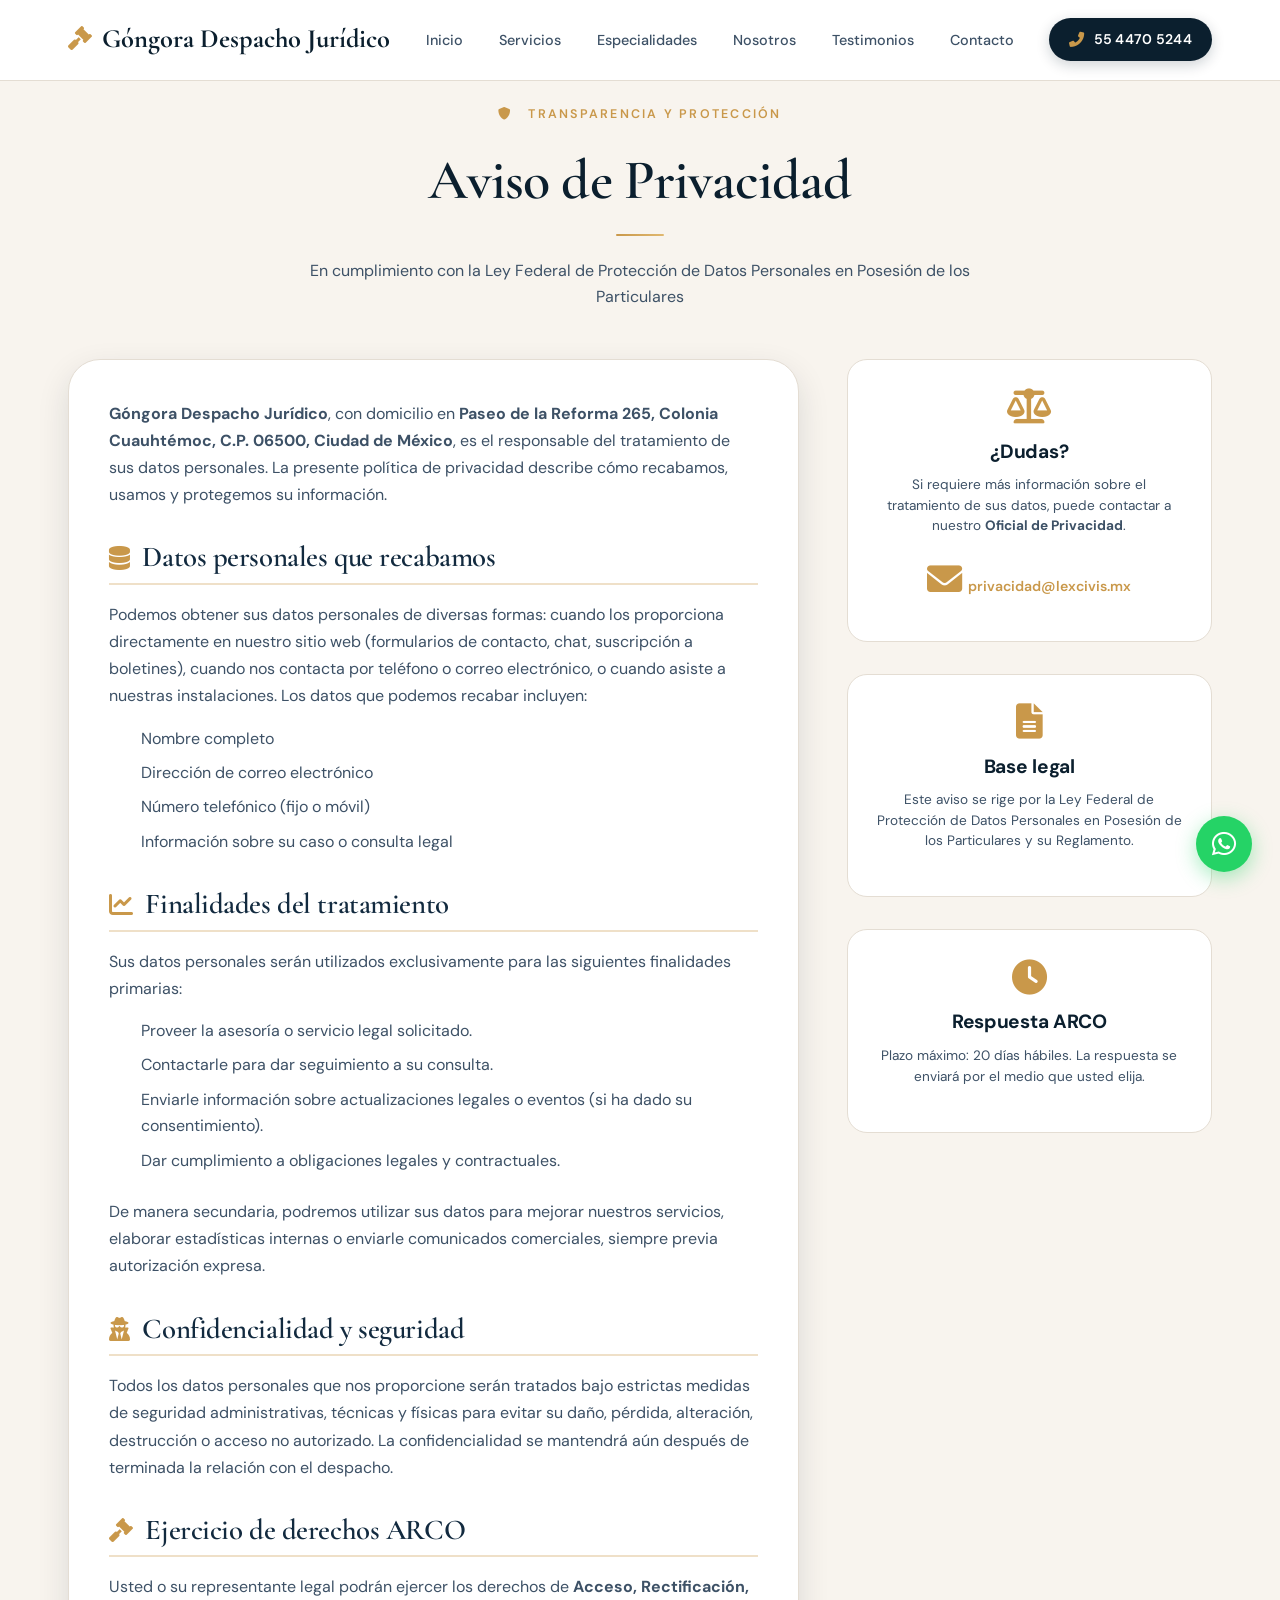
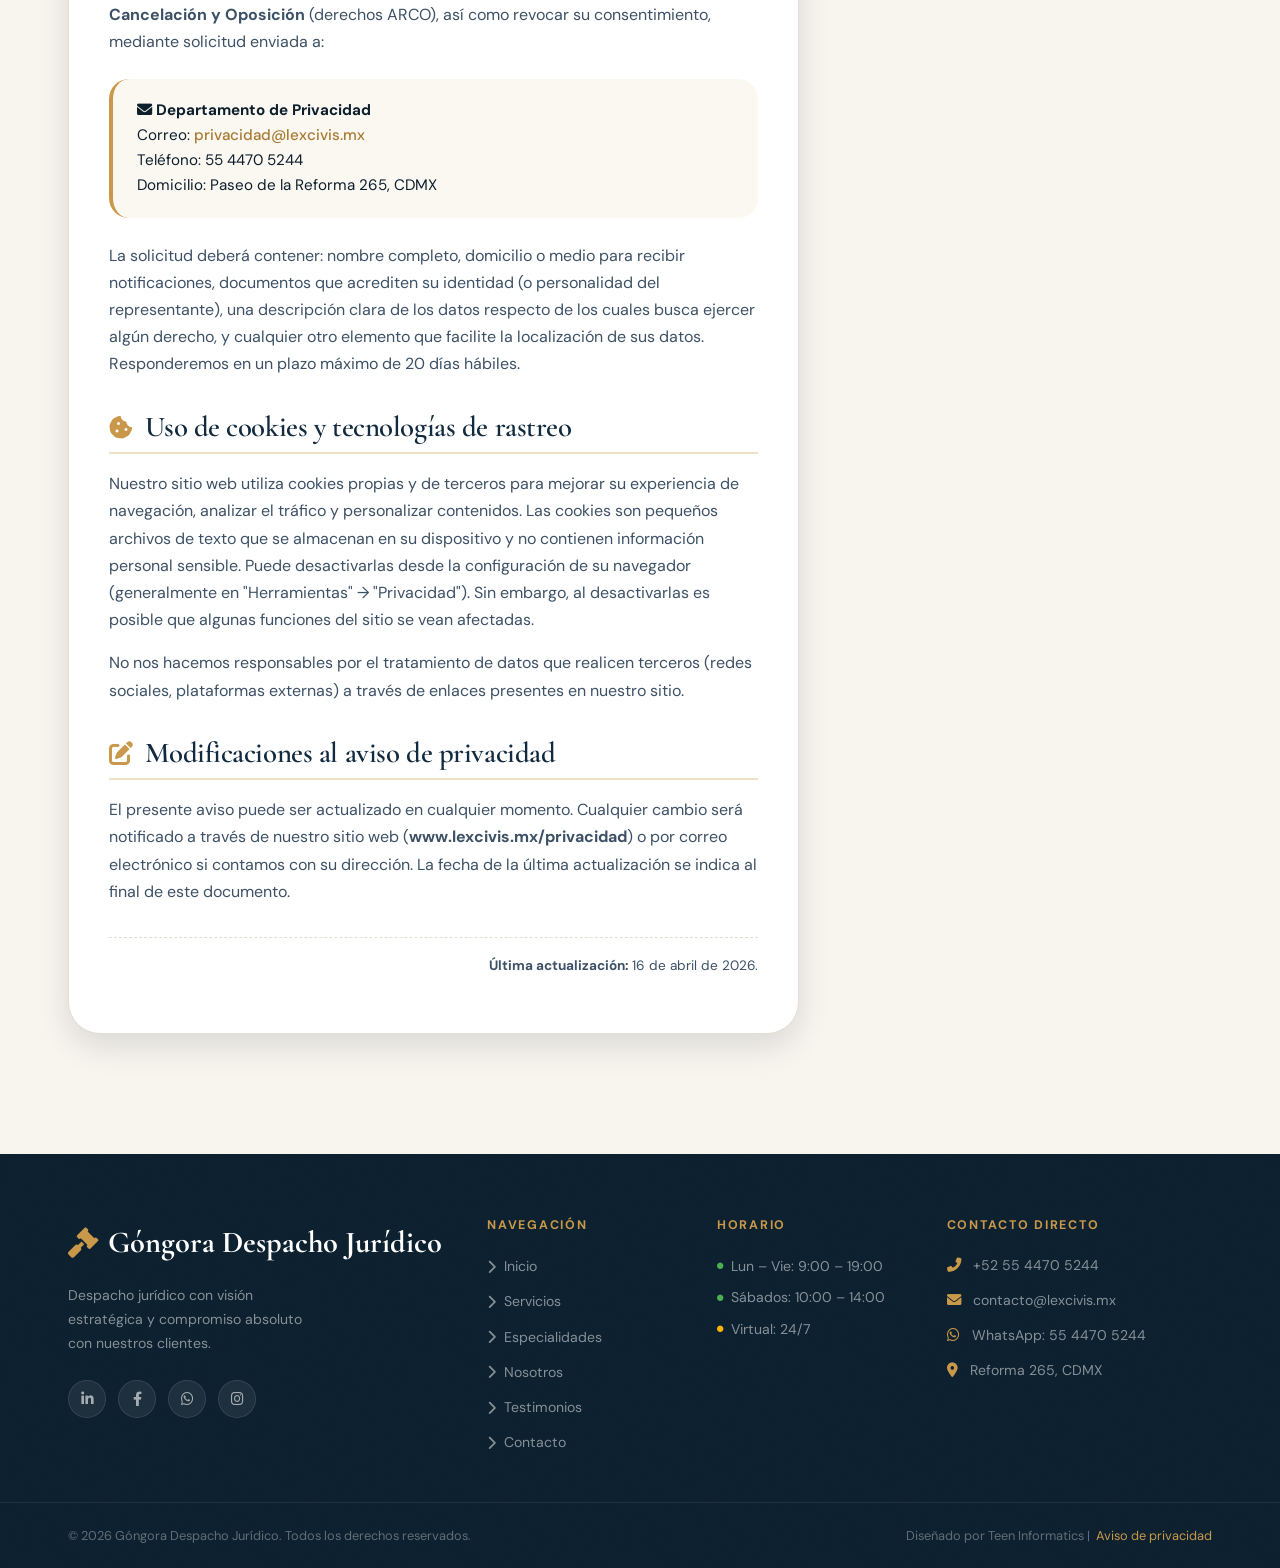
<file: privacidad.html>
<!DOCTYPE html>
<html lang="es">
<head>
  <meta charset="UTF-8">
  <meta name="viewport" content="width=device-width, initial-scale=1.0, viewport-fit=cover">
  <meta name="description" content="Aviso de privacidad de Góngora Despacho Jurídico. Conoce cómo tratamos y protegemos tus datos personales conforme a la ley mexicana.">
  <meta name="robots" content="noindex, follow">
  <title>Aviso de Privacidad | Góngora Despacho Jurídico</title>

  <!-- Mismos recursos que tu index -->
  <link rel="preconnect" href="https://fonts.googleapis.com">
  <link rel="preconnect" href="https://fonts.gstatic.com" crossorigin>
  <link href="https://fonts.googleapis.com/css2?family=Cormorant+Garamond:ital,wght@0,500;0,600;0,700;1,500&family=DM+Sans:ital,opsz,wght@0,9..40,400;0,9..40,500;0,9..40,600;0,9..40,700;1,9..40,400&display=swap" rel="stylesheet">
  <link rel="stylesheet" href="https://cdnjs.cloudflare.com/ajax/libs/font-awesome/6.0.0-beta3/css/all.min.css">
  <link rel="stylesheet" href="styles.css">
</head>
<body>

  <!-- ===================== LOADER (mismo que en index) ===================== -->
  <div id="page-loader" role="status" aria-label="Cargando">
    <p class="loader-logo">Góngora <span>Despacho Jurídico</span></p>
    <div class="loader-bar-wrap"><div class="loader-bar"></div></div>
  </div>

  <!-- ===================== WHATSAPP FLOAT ===================== -->
  <a href="https://wa.me/525544705244?text=Hola%2C%20necesito%20informaci%C3%B3n%20sobre%20el%20aviso%20de%20privacidad" class="whatsapp-float" target="_blank" rel="noopener noreferrer" aria-label="Contactar por WhatsApp">
    <i class="fab fa-whatsapp"></i>
  </a>

  <!-- ===================== SCROLL TOP ===================== -->
  <button id="scrollTopBtn" class="scroll-top-btn" aria-label="Volver arriba"><i class="fas fa-chevron-up"></i></button>

  <!-- ===================== MOBILE OVERLAY & MENU ===================== -->
  <div class="nav-overlay" id="navOverlay"></div>
  <nav class="nav-menu-mobile" id="navMobile" aria-label="Menú principal móvil">
    <a href="index.html#inicio"              class="nav-link">Inicio</a>
    <a href="index.html#servicios"           class="nav-link">Servicios</a>
    <a href="index.html#servicios-detallados" class="nav-link">Especialidades</a>
    <a href="index.html#sobre"               class="nav-link">Nosotros</a>
    <a href="index.html#testimonios"         class="nav-link">Testimonios</a>
    <a href="index.html#contacto"            class="nav-link">Contacto</a>
    <a href="tel:+525544705244" class="phone-link"><i class="fas fa-phone-alt"></i><span>55 4470 5244</span></a>
  </nav>

  <!-- ===================== NAVBAR ===================== -->
  <header class="navbar" id="navbar">
    <div class="container nav-container">
      <a href="index.html" class="logo" aria-label="Góngora inicio">
        <span class="logo-icon"><i class="fas fa-gavel"></i></span>
        <span class="logo-text">Góngora Despacho Jurídico</span>
      </a>
      <nav class="nav-menu" aria-label="Menú principal">
        <ul class="nav-links">
          <li><a href="index.html#inicio"               class="nav-link">Inicio</a></li>
          <li><a href="index.html#servicios"            class="nav-link">Servicios</a></li>
          <li><a href="index.html#servicios-detallados" class="nav-link">Especialidades</a></li>
          <li><a href="index.html#sobre"                class="nav-link">Nosotros</a></li>
          <li><a href="index.html#testimonios"          class="nav-link">Testimonios</a></li>
          <li><a href="index.html#contacto"             class="nav-link">Contacto</a></li>
        </ul>
      </nav>
      <div class="nav-phone">
        <a href="tel:+525544705244" class="phone-link"><i class="fas fa-phone-alt"></i><span>55 4470 5244</span></a>
      </div>
      <button class="hamburger" id="hamburger" aria-label="Abrir menú" aria-expanded="false">
        <span></span><span></span><span></span>
      </button>
    </div>
  </header>

  <main>
    <!-- =================== AVISO DE PRIVACIDAD MEJORADO =================== -->
    <section class="section privacy-section">
      <div class="container">
        <div class="privacy-wrapper">
          <!-- Encabezado -->
          <div class="privacy-header fade-up">
            <span class="section-tag"><i class="fas fa-shield-alt"></i> &nbsp; Transparencia y protección</span>
            <h1>Aviso de Privacidad</h1>
            <div class="divider"></div>
            <p class="privacy-subtitle">En cumplimiento con la Ley Federal de Protección de Datos Personales en Posesión de los Particulares</p>
          </div>

          <div class="privacy-grid">
            <!-- Contenido principal -->
            <div class="privacy-content fade-up">
              <div class="privacy-card">
                <p><strong>Góngora Despacho Jurídico</strong>, con domicilio en <strong>Paseo de la Reforma 265, Colonia Cuauhtémoc, C.P. 06500, Ciudad de México</strong>, es el responsable del tratamiento de sus datos personales. La presente política de privacidad describe cómo recabamos, usamos y protegemos su información.</p>

                <h2><i class="fas fa-database"></i> Datos personales que recabamos</h2>
                <p>Podemos obtener sus datos personales de diversas formas: cuando los proporciona directamente en nuestro sitio web (formularios de contacto, chat, suscripción a boletines), cuando nos contacta por teléfono o correo electrónico, o cuando asiste a nuestras instalaciones. Los datos que podemos recabar incluyen:</p>
                <ul>
                  <li>Nombre completo</li>
                  <li>Dirección de correo electrónico</li>
                  <li>Número telefónico (fijo o móvil)</li>
                  <li>Información sobre su caso o consulta legal</li>
                </ul>

                <h2><i class="fas fa-chart-line"></i> Finalidades del tratamiento</h2>
                <p>Sus datos personales serán utilizados exclusivamente para las siguientes finalidades primarias:</p>
                <ul>
                  <li>Proveer la asesoría o servicio legal solicitado.</li>
                  <li>Contactarle para dar seguimiento a su consulta.</li>
                  <li>Enviarle información sobre actualizaciones legales o eventos (si ha dado su consentimiento).</li>
                  <li>Dar cumplimiento a obligaciones legales y contractuales.</li>
                </ul>
                <p>De manera secundaria, podremos utilizar sus datos para mejorar nuestros servicios, elaborar estadísticas internas o enviarle comunicados comerciales, siempre previa autorización expresa.</p>

                <h2><i class="fas fa-user-secret"></i> Confidencialidad y seguridad</h2>
                <p>Todos los datos personales que nos proporcione serán tratados bajo estrictas medidas de seguridad administrativas, técnicas y físicas para evitar su daño, pérdida, alteración, destrucción o acceso no autorizado. La confidencialidad se mantendrá aún después de terminada la relación con el despacho.</p>

                <h2><i class="fas fa-gavel"></i> Ejercicio de derechos ARCO</h2>
                <p>Usted o su representante legal podrán ejercer los derechos de <strong>Acceso, Rectificación, Cancelación y Oposición</strong> (derechos ARCO), así como revocar su consentimiento, mediante solicitud enviada a:</p>
                <div class="legal-box">
                  <i class="fas fa-envelope"></i> <strong>Departamento de Privacidad</strong><br>
                  Correo: <a href="mailto:privacidad@lexcivis.mx">privacidad@lexcivis.mx</a><br>
                  Teléfono: 55 4470 5244<br>
                  Domicilio: Paseo de la Reforma 265, CDMX
                </div>
                <p>La solicitud deberá contener: nombre completo, domicilio o medio para recibir notificaciones, documentos que acrediten su identidad (o personalidad del representante), una descripción clara de los datos respecto de los cuales busca ejercer algún derecho, y cualquier otro elemento que facilite la localización de sus datos. Responderemos en un plazo máximo de 20 días hábiles.</p>

                <h2><i class="fas fa-cookie-bite"></i> Uso de cookies y tecnologías de rastreo</h2>
                <p>Nuestro sitio web utiliza cookies propias y de terceros para mejorar su experiencia de navegación, analizar el tráfico y personalizar contenidos. Las cookies son pequeños archivos de texto que se almacenan en su dispositivo y no contienen información personal sensible. Puede desactivarlas desde la configuración de su navegador (generalmente en "Herramientas" → "Privacidad"). Sin embargo, al desactivarlas es posible que algunas funciones del sitio se vean afectadas.</p>
                <p>No nos hacemos responsables por el tratamiento de datos que realicen terceros (redes sociales, plataformas externas) a través de enlaces presentes en nuestro sitio.</p>

                <h2><i class="fas fa-edit"></i> Modificaciones al aviso de privacidad</h2>
                <p>El presente aviso puede ser actualizado en cualquier momento. Cualquier cambio será notificado a través de nuestro sitio web (<strong>www.lexcivis.mx/privacidad</strong>) o por correo electrónico si contamos con su dirección. La fecha de la última actualización se indica al final de este documento.</p>

                <p class="privacy-date"><strong>Última actualización:</strong> 16 de abril de 2026.</p>
              </div>
            </div>

            <!-- Barra lateral informativa -->
            <aside class="privacy-sidebar fade-up delay-2">
              <div class="sidebar-card">
                <i class="fas fa-balance-scale"></i>
                <h3>¿Dudas?</h3>
                <p>Si requiere más información sobre el tratamiento de sus datos, puede contactar a nuestro <strong>Oficial de Privacidad</strong>.</p>
                <a href="mailto:privacidad@lexcivis.mx" class="btn-gold-sm"><i class="fas fa-envelope"></i> privacidad@lexcivis.mx</a>
              </div>
              <div class="sidebar-card">
                <i class="fas fa-file-alt"></i>
                <h3>Base legal</h3>
                <p>Este aviso se rige por la Ley Federal de Protección de Datos Personales en Posesión de los Particulares y su Reglamento.</p>
              </div>
              <div class="sidebar-card">
                <i class="fas fa-clock"></i>
                <h3>Respuesta ARCO</h3>
                <p>Plazo máximo: 20 días hábiles. La respuesta se enviará por el medio que usted elija.</p>
              </div>
            </aside>
          </div>
        </div>
      </div>
    </section>
  </main>

  <!-- ===================== FOOTER (idéntico a tu index) ===================== -->
  <footer class="footer">
    <div class="footer-noise" aria-hidden="true"></div>
    <div class="footer-top">
      <div class="container">
        <div class="footer-grid">
          <div class="footer-brand">
            <div class="footer-logo-mark"><i class="fas fa-gavel"></i> Góngora Despacho Jurídico</div>
            <p>Despacho jurídico con visión estratégica y compromiso absoluto con nuestros clientes.</p>
            <div class="social-icons">
              <a href="#" target="_blank" aria-label="LinkedIn"><i class="fab fa-linkedin-in"></i></a>
              <a href="#" target="_blank" aria-label="Facebook"><i class="fab fa-facebook-f"></i></a>
              <a href="#" target="_blank" aria-label="whatsapp"><i class="fab fa-whatsapp"></i></a>
              <a href="#" target="_blank" aria-label="Instagram"><i class="fab fa-instagram"></i></a>
            </div>
          </div>
          <div class="footer-col">
            <h4>Navegación</h4>
            <ul>
              <li><a href="index.html#inicio"><i class="fas fa-chevron-right"></i> Inicio</a></li>
              <li><a href="index.html#servicios"><i class="fas fa-chevron-right"></i> Servicios</a></li>
              <li><a href="index.html#servicios-detallados"><i class="fas fa-chevron-right"></i> Especialidades</a></li>
              <li><a href="index.html#sobre"><i class="fas fa-chevron-right"></i> Nosotros</a></li>
              <li><a href="index.html#testimonios"><i class="fas fa-chevron-right"></i> Testimonios</a></li>
              <li><a href="index.html#contacto"><i class="fas fa-chevron-right"></i> Contacto</a></li>
            </ul>
          </div>
          <div class="footer-col footer-hours">
            <h4>Horario</h4>
            <p><i class="fas fa-circle" style="font-size:.4rem;color:#4caf50"></i> Lun – Vie: 9:00 – 19:00</p>
            <p><i class="fas fa-circle" style="font-size:.4rem;color:#4caf50"></i> Sábados: 10:00 – 14:00</p>
            <p><i class="fas fa-circle" style="font-size:.4rem;color:#ffb300"></i> Virtual: 24/7</p>
          </div>
          <div class="footer-col">
            <h4>Contacto directo</h4>
            <div class="footer-contact-item"><i class="fas fa-phone-alt"></i><span>+52 55 4470 5244</span></div>
            <div class="footer-contact-item"><i class="fas fa-envelope"></i><span>contacto@lexcivis.mx</span></div>
            <div class="footer-contact-item"><i class="fab fa-whatsapp"></i><span>WhatsApp: 55 4470 5244</span></div>
            <div class="footer-contact-item"><i class="fas fa-map-marker-alt"></i><span>Reforma 265, CDMX</span></div>
          </div>
        </div>
      </div>
    </div>
    <div class="footer-bottom">
      <div class="container">
        <p>&copy; 2026 Góngora Despacho Jurídico. Todos los derechos reservados.</p>
        <p>Diseñado por Teen Informatics&nbsp;|&nbsp; <a href="privacidad.html">Aviso de privacidad</a></p>
      </div>
    </div>
  </footer>

  <script src="script.js" defer></script>
</body>
</html>
</file>
<file: styles.css>
/* ============================================================
   LEXCIVIS — ESTILOS OPTIMIZADOS (título grande + botón mejorado)
   ============================================================ */

/* ---------- VARIABLES ---------- */
:root {
  --navy:        #0b1f2e;
  --navy-mid:    #122a3f;
  --navy-light:  #1c3f59;
  --gold:        #c9984a;
  --gold-light:  #e0b870;
  --gold-dark:   #a87a32;
  --cream:       #f8f4ee;
  --white:       #ffffff;
  --text-dark:   #0d1f2d;
  --text-mid:    #3d5166;
  --text-light:  #7a9ab5;
  --border:      #e4ddd3;
  --shadow-sm:   0 4px 14px rgba(11,31,46,.07);
  --shadow-md:   0 12px 32px rgba(11,31,46,.12);
  --shadow-lg:   0 24px 56px rgba(11,31,46,.18);
  --radius-sm:   10px;
  --radius-md:   20px;
  --radius-lg:   32px;
  --transition:  .35s cubic-bezier(.4,0,.2,1);
}

/* ---------- RESET & BASE ---------- */
*, *::before, *::after { margin:0; padding:0; box-sizing:border-box; }
html { scroll-behavior:smooth; font-size:16px; }
body {
  font-family: 'DM Sans', sans-serif;
  background: var(--white);
  color: var(--text-dark);
  line-height: 1.65;
  overflow-x: hidden;
}
h1,h2,h3,h4 {
  font-family: 'Cormorant Garamond', serif;
  font-weight: 600;
  letter-spacing: -.015em;
  line-height: 1.2;
}
img { display:block; max-width:100%; }
a  { text-decoration:none; color:inherit; }
ul { list-style:none; }
button { font-family:inherit; cursor:pointer; }

.container {
  max-width: 1200px;
  margin: 0 auto;
  padding: 0 28px;
}
.section { padding: 90px 0; }

/* ---------- LOADER (centrado) ---------- */
#page-loader {
  position: fixed;
  inset: 0;
  z-index: 9999;
  background: var(--navy);
  display: flex;
  flex-direction: column;
  align-items: center;
  justify-content: center;
  gap: 24px;
  transition: opacity .6s ease, visibility .6s ease;
}
#page-loader.hidden {
  opacity: 0;
  visibility: hidden;
  pointer-events: none;
}
.loader-logo {
  font-family: 'Cormorant Garamond', serif;
  font-size: 2.8rem;
  font-weight: 700;
  color: var(--white);
  letter-spacing: .05em;
  text-align: center;
  opacity: 0;
  animation: loaderFade .5s .1s forwards;
}
.loader-logo span { color: var(--gold); }
.loader-bar-wrap {
  width: 180px;
  height: 2px;
  background: rgba(255,255,255,.15);
  border-radius: 2px;
  overflow: hidden;
  opacity: 0;
  animation: loaderFade .5s .25s forwards;
}
.loader-bar {
  height: 100%;
  background: linear-gradient(90deg, var(--gold-dark), var(--gold-light));
  border-radius: 2px;
  animation: loaderProgress 1s .3s ease-out forwards;
}
@keyframes loaderFade { to { opacity:1; } }
@keyframes loaderProgress { from { width:0; } to { width:100%; } }

/* ---------- TYPOGRAPHY HELPERS ---------- */
.section-tag {
  display: inline-block;
  font-family: 'DM Sans', sans-serif;
  font-size: .78rem;
  font-weight: 600;
  text-transform: uppercase;
  letter-spacing: .18em;
  color: var(--gold);
  margin-bottom: 14px;
}
.section-header {
  text-align: center;
  margin-bottom: 56px;
}
.section-header h2 {
  font-size: clamp(2rem, 4vw, 2.8rem);
  color: var(--navy);
}
.divider {
  width: 48px;
  height: 2px;
  background: linear-gradient(90deg, var(--gold), var(--gold-light));
  margin: 20px auto 22px;
  border-radius: 2px;
}

/* ---------- BUTTONS (mejorado para hero) ---------- */
.btn {
  display: inline-flex;
  align-items: center;
  gap: 10px;
  padding: 14px 34px;
  border-radius: 50px;
  font-family: 'DM Sans', sans-serif;
  font-size: .95rem;
  font-weight: 600;
  border: 2px solid transparent;
  transition: var(--transition);
  cursor: pointer;
  letter-spacing: .02em;
}
.btn-primary {
  background: linear-gradient(135deg, var(--gold-dark) 0%, var(--gold) 50%, var(--gold-light) 100%);
  color: var(--navy);
  box-shadow: 0 8px 24px rgba(201,152,74,.4);
  position: relative;
  overflow: hidden;
  padding: 16px 42px; /* más grande */
  font-size: 1rem;
  font-weight: 700;
}
.btn-primary::before {
  content: '';
  position: absolute;
  top: 0;
  left: -100%;
  width: 100%;
  height: 100%;
  background: linear-gradient(90deg, transparent, rgba(255,255,255,.3), transparent);
  transition: left 0.5s ease;
}
.btn-primary:hover {
  transform: translateY(-4px);
  box-shadow: 0 16px 32px rgba(201,152,74,.5);
}
.btn-primary:hover::before {
  left: 100%;
}
.btn-outline {
  background: transparent;
  border-color: var(--navy);
  color: var(--navy);
}
.btn-outline:hover {
  background: var(--navy);
  color: var(--white);
  transform: translateY(-2px);
}
.btn-full { width:100%; justify-content:center; }
.btn-gold-sm {
  display: inline-flex;
  align-items: center;
  gap: 6px;
  margin-top: 14px;
  color: var(--gold);
  font-weight: 600;
  font-size: .88rem;
  transition: gap var(--transition);
}
.btn-gold-sm:hover { gap: 12px; }

/* ---------- NAVBAR ---------- */
.navbar {
  position: fixed;
  top: 0;
  width: 100%;
  z-index: 1000;
  padding: 18px 0;
  background: rgba(255,255,255,.97);
  backdrop-filter: blur(12px);
  -webkit-backdrop-filter: blur(12px);
  box-shadow: 0 1px 0 var(--border);
  transition: padding var(--transition), box-shadow var(--transition);
}
.navbar.scrolled {
  padding: 12px 0;
  box-shadow: var(--shadow-sm);
}
.nav-container {
  display: flex;
  align-items: center;
  gap: 32px;
}
.logo {
  display: flex;
  align-items: center;
  gap: 10px;
  font-family: 'Cormorant Garamond', serif;
  font-size: 1.65rem;
  font-weight: 700;
  color: var(--navy);
  flex-shrink: 0;
}
.logo-icon { color: var(--gold); font-size: 1.5rem; }
.logo span.logo-sep {
  width: 1px;
  height: 22px;
  background: var(--border);
}
.nav-menu { flex:1; }
.nav-links {
  display: flex;
  align-items: center;
  justify-content: center;
  gap: 36px;
}
.nav-link {
  font-size: .9rem;
  font-weight: 500;
  color: var(--text-mid);
  position: relative;
  padding-bottom: 4px;
  transition: color var(--transition);
}
.nav-link::after {
  content: '';
  position: absolute;
  bottom: 0;
  left: 0;
  width: 0;
  height: 2px;
  background: var(--gold);
  border-radius: 2px;
  transition: width var(--transition);
}
.nav-link:hover { color: var(--navy); }
.nav-link:hover::after { width: 100%; }

/* Phone CTA */
.nav-phone { margin-left: auto; flex-shrink:0; }
.phone-link {
  display: flex;
  align-items: center;
  gap: 9px;
  background: var(--navy);
  color: var(--white);
  padding: 10px 20px;
  border-radius: 50px;
  font-size: .88rem;
  font-weight: 600;
  letter-spacing: .02em;
  transition: var(--transition);
  box-shadow: 0 4px 14px rgba(11,31,46,.2);
}
.phone-link i { color: var(--gold); font-size: .95rem; }
.phone-link:hover {
  background: var(--gold);
  color: var(--navy);
  transform: translateY(-2px);
  box-shadow: 0 8px 22px rgba(201,152,74,.35);
}
.phone-link:hover i { color: var(--navy); }

/* Hamburger */
.hamburger {
  display: none;
  flex-direction: column;
  justify-content: center;
  gap: 5px;
  width: 40px;
  height: 40px;
  background: var(--cream);
  border: none;
  border-radius: var(--radius-sm);
  padding: 8px;
  cursor: pointer;
}
.hamburger span {
  display: block;
  width: 100%;
  height: 2px;
  background: var(--navy);
  border-radius: 2px;
  transition: var(--transition);
  transform-origin: center;
}
.hamburger.open span:nth-child(1) { transform: translateY(7px) rotate(45deg); }
.hamburger.open span:nth-child(2) { opacity:0; transform: scaleX(0); }
.hamburger.open span:nth-child(3) { transform: translateY(-7px) rotate(-45deg); }

/* ---------- HERO CAROUSEL (SIN FLASH) ---------- */
.hero-carousel {
  position: relative;
  height: 100vh;
  min-height: 680px;
  overflow: hidden;
  background-color: var(--navy);
}
.carousel-container {
  position: relative;
  width: 100%;
  height: 100%;
  background-color: var(--navy);
}
.carousel-slides { 
  position: relative; 
  width: 100%; 
  height: 100%;
  background-color: var(--navy);
}
.carousel-slide {
  position: absolute;
  inset: 0;
  opacity: 0;
  visibility: hidden;
  transition: opacity 0.6s ease-in-out;
  background-color: var(--navy);
  will-change: opacity;
}
.carousel-slide.active {
  opacity: 1;
  visibility: visible;
  z-index: 2;
}
.slide-bg {
  position: absolute;
  inset: 0;
  background-size: cover;
  background-position: center;
  background-color: var(--navy);
  transition: none;
}
.carousel-overlay {
  position: absolute;
  inset: 0;
  background: linear-gradient(
    165deg,
    rgba(11,31,46,.7) 0%,
    rgba(11,31,46,.3) 60%,
    rgba(0,0,0,.1) 100%
  );
  z-index: 1;
}
.carousel-content {
  position: relative;
  z-index: 3;
  max-width: 780px;
  padding: 0 28px;
  text-align: center;
  top: 50%;
  transform: translateY(-50%);
  margin: 0 auto;
  color: var(--white);
}
.carousel-content .hero-tag {
  display: inline-block;
  font-size: .78rem;
  font-weight: 600;
  letter-spacing: .18em;
  text-transform: uppercase;
  color: var(--gold-light);
  border: 1px solid rgba(201,152,74,.4);
  padding: 5px 16px;
  border-radius: 50px;
  margin-bottom: 22px;
  backdrop-filter: blur(4px);
  background: rgba(201,152,74,.08);
}
.carousel-content h1 {
  font-size: clamp(3rem, 7vw, 5rem); /* título más grande */
  font-weight: 700;
  margin-bottom: 20px;
  color: var(--white);
  text-shadow: 0 2px 20px rgba(0,0,0,.25);
}
.carousel-content p {
  font-size: clamp(1rem, 2vw, 1.25rem);
  margin-bottom: 36px;
  opacity: .88;
  max-width: 580px;
  margin-left: auto;
  margin-right: auto;
}

/* Carousel nav (botones más abajo) */
.carousel-btn {
  position: absolute;
  top: 60%;
  transform: translateY(-50%);
  z-index: 10;
  width: 50px;
  height: 50px;
  border-radius: 50%;
  border: 1.5px solid rgba(255,255,255,.3);
  background: rgba(255,255,255,.12);
  backdrop-filter: blur(6px);
  color: var(--white);
  font-size: 1rem;
  display: flex;
  align-items: center;
  justify-content: center;
  transition: var(--transition);
  cursor: pointer;
}
.carousel-btn:hover {
  background: var(--gold);
  border-color: var(--gold);
  color: var(--navy);
  transform: translateY(-50%) scale(1.08);
}
.prev { left: 28px; }
.next { right: 28px; }

.carousel-dots {
  position: absolute;
  bottom: 36px;
  left: 50%;
  transform: translateX(-50%);
  display: flex;
  gap: 10px;
  z-index: 10;
}
.dot {
  width: 8px;
  height: 8px;
  background: rgba(255,255,255,.45);
  border-radius: 50%;
  cursor: pointer;
  transition: var(--transition);
}
.dot.active {
  background: var(--gold);
  width: 28px;
  border-radius: 4px;
}

/* Scroll hint */
.scroll-hint {
  position: absolute;
  bottom: 36px;
  right: 36px;
  z-index: 10;
  display: flex;
  flex-direction: column;
  align-items: center;
  gap: 8px;
  color: rgba(255,255,255,.6);
  font-size: .72rem;
  letter-spacing: .12em;
  text-transform: uppercase;
}
.scroll-hint-line {
  width: 1px;
  height: 48px;
  background: linear-gradient(to bottom, rgba(255,255,255,.6), transparent);
  animation: scrollHint 1.8s ease-in-out infinite;
}
@keyframes scrollHint { 0%,100%{transform:scaleY(1);opacity:.6} 50%{transform:scaleY(.6);opacity:.2} }

/* ---------- STATS BAR ---------- */
.stats-bar {
  background: var(--navy);
  padding: 28px 0;
}
.stats-grid {
  display: grid;
  grid-template-columns: repeat(4, 1fr);
  gap: 20px;
  text-align: center;
}
.stat-item { display:flex; flex-direction:column; align-items:center; gap:4px; }
.stat-number {
  font-family: 'Cormorant Garamond', serif;
  font-size: 2.2rem;
  font-weight: 700;
  color: var(--gold-light);
  line-height: 1;
}
.stat-label {
  font-size: .8rem;
  color: rgba(255,255,255,.55);
  letter-spacing: .06em;
  text-transform: uppercase;
}
.stat-sep {
  width: 1px;
  background: rgba(255,255,255,.1);
}

/* ---------- SERVICIOS PRINCIPALES ---------- */
.servicios-section { background: var(--cream); }
.servicios-grid {
  display: grid;
  grid-template-columns: repeat(4, 1fr);
  gap: 22px;
}
.servicio-card {
  background: var(--white);
  padding: 36px 24px 30px;
  border-radius: var(--radius-md);
  text-align: center;
  border: 1px solid var(--border);
  transition: var(--transition);
  position: relative;
  overflow: hidden;
}
.servicio-card::before {
  content: '';
  position: absolute;
  bottom: 0; left: 0;
  width: 100%;
  height: 3px;
  background: linear-gradient(90deg, var(--gold-dark), var(--gold-light));
  transform: scaleX(0);
  transform-origin: left;
  transition: transform var(--transition);
}
.servicio-card:hover {
  transform: translateY(-6px);
  box-shadow: var(--shadow-md);
  border-color: transparent;
}
.servicio-card:hover::before { transform: scaleX(1); }
.servicio-icon {
  width: 60px;
  height: 60px;
  background: linear-gradient(135deg, rgba(201,152,74,.12), rgba(201,152,74,.06));
  border-radius: var(--radius-sm);
  display: flex;
  align-items: center;
  justify-content: center;
  font-size: 1.5rem;
  color: var(--gold);
  margin: 0 auto 18px;
  transition: var(--transition);
}
.servicio-card:hover .servicio-icon {
  background: var(--gold);
  color: var(--white);
  transform: scale(1.08) rotate(-4deg);
}
.servicio-card h3 {
  font-size: 1.25rem;
  margin-bottom: 10px;
  color: var(--navy);
}
.servicio-card p { font-size: .88rem; color: var(--text-mid); }

/* ---------- SERVICIOS DETALLADOS ---------- */
.servicios-detallados-section { background: var(--white); }
.servicios-detallados-grid {
  display: grid;
  grid-template-columns: repeat(3, 1fr);
  gap: 28px;
}
.servicio-detallado-card {
  border-radius: var(--radius-lg);
  overflow: hidden;
  background: var(--cream);
  border: 1px solid var(--border);
  transition: var(--transition);
  display: flex;
  flex-direction: column;
}
.servicio-detallado-card:hover {
  transform: translateY(-8px);
  box-shadow: var(--shadow-lg);
}
.card-img-wrap {
  overflow: hidden;
  height: 210px;
  flex-shrink: 0;
}
.card-img-wrap img {
  width: 100%;
  height: 100%;
  object-fit: cover;
  transition: transform .6s ease;
}
.servicio-detallado-card:hover .card-img-wrap img { transform: scale(1.06); }
.detalle-content {
  padding: 26px 28px 30px;
  flex: 1;
}
.detalle-content h3 {
  font-size: 1.4rem;
  margin-bottom: 10px;
  color: var(--navy);
}
.detalle-content p { font-size: .88rem; color: var(--text-mid); line-height: 1.65; }

/* ---------- ABOUT ---------- */
.about-section { background: var(--cream); }
.about-wrapper {
  display: grid;
  grid-template-columns: 5fr 6fr;
  gap: 72px;
  align-items: center;
}
.about-image-wrap {
  position: relative;
}
.about-image-wrap img {
  width: 100%;
  border-radius: var(--radius-lg);
  object-fit: cover;
  box-shadow: var(--shadow-lg);
  max-height: 560px;
}
.about-badge {
  position: absolute;
  bottom: -20px;
  right: -20px;
  background: var(--gold);
  color: var(--navy);
  width: 110px;
  height: 110px;
  border-radius: 50%;
  display: flex;
  flex-direction: column;
  align-items: center;
  justify-content: center;
  font-family: 'Cormorant Garamond', serif;
  box-shadow: var(--shadow-md);
  text-align: center;
  line-height: 1.15;
  border: 4px solid var(--white);
}
.about-badge strong { font-size: 2rem; font-weight: 700; }
.about-badge small { font-size: .65rem; font-weight: 700; text-transform: uppercase; letter-spacing: .08em; }

.about-content .section-tag { text-align:left; display:block; }
.about-content h2 {
  font-size: clamp(1.8rem, 3vw, 2.5rem);
  color: var(--navy);
  margin-bottom: 18px;
}
.about-content > p { color: var(--text-mid); margin-bottom: 32px; }
.benefits-list {
  display: grid;
  grid-template-columns: 1fr 1fr;
  gap: 14px;
  margin-bottom: 36px;
}
.benefit-item {
  display: flex;
  align-items: center;
  gap: 12px;
  font-size: .9rem;
  font-weight: 500;
  color: var(--text-dark);
}
.benefit-item i { color: var(--gold); font-size: 1.1rem; flex-shrink:0; }

/* ---------- TESTIMONIALS ---------- */
.testimonios-section { background: var(--navy); }
.testimonios-section .section-tag { color: var(--gold-light); }
.testimonios-section .section-header h2 { color: var(--white); }
.testimonios-section .divider { background: linear-gradient(90deg, var(--gold-dark), var(--gold-light)); }
.testimonios-grid {
  display: grid;
  grid-template-columns: repeat(3, 1fr);
  gap: 26px;
}
.testimonial-card {
  background: rgba(255,255,255,.05);
  border: 1px solid rgba(255,255,255,.1);
  border-radius: var(--radius-lg);
  padding: 36px 30px;
  backdrop-filter: blur(8px);
  transition: var(--transition);
  position: relative;
}
.testimonial-card::before {
  content: '"';
  font-family: 'Cormorant Garamond', serif;
  font-size: 7rem;
  color: var(--gold);
  opacity: .15;
  line-height: 1;
  position: absolute;
  top: 10px; left: 22px;
}
.testimonial-card:hover {
  background: rgba(255,255,255,.09);
  transform: translateY(-5px);
  border-color: rgba(201,152,74,.3);
}
.testimonial-top {
  display: flex;
  align-items: center;
  gap: 14px;
  margin-bottom: 22px;
  position: relative;
  z-index: 1;
}
.testimonial-img {
  width: 56px;
  height: 56px;
  border-radius: 50%;
  overflow: hidden;
  border: 2px solid var(--gold);
  flex-shrink: 0;
}
.testimonial-img img { width:100%; height:100%; object-fit:cover; }
.testimonial-meta h4 {
  font-family: 'DM Sans', sans-serif;
  font-size: .95rem;
  font-weight: 700;
  color: var(--white);
  margin-bottom: 2px;
}
.testimonial-company { font-size: .78rem; color: var(--gold-light); }
.testimonial-stars { display:flex; gap:3px; margin-bottom: 14px; }
.testimonial-stars i { color: var(--gold); font-size: .85rem; }
.testimonial-text {
  font-size: .9rem;
  line-height: 1.7;
  color: rgba(255,255,255,.75);
  font-style: italic;
  position: relative;
  z-index: 1;
}

/* ---------- CONTACT ---------- */
.contact-section { background: var(--cream); }
.contact-wrapper {
  display: grid;
  grid-template-columns: 5fr 4fr;
  gap: 60px;
  align-items: start;
}

/* Form */
.contact-form-card {
  background: var(--white);
  border-radius: var(--radius-lg);
  padding: 48px 40px;
  box-shadow: var(--shadow-md);
  border: 1px solid var(--border);
}
.contact-form-card h3 {
  font-size: 1.8rem;
  color: var(--navy);
  margin-bottom: 8px;
}
.contact-form-card > p {
  color: var(--text-mid);
  font-size: .9rem;
  margin-bottom: 30px;
}
.form-row { display:grid; grid-template-columns:1fr 1fr; gap:16px; }
.form-group { margin-bottom: 16px; }
.form-group input,
.form-group textarea,
.form-group select {
  width: 100%;
  padding: 14px 18px;
  border: 1.5px solid var(--border);
  border-radius: var(--radius-md);
  font-family: 'DM Sans', sans-serif;
  font-size: .9rem;
  color: var(--text-dark);
  background: var(--cream);
  transition: var(--transition);
  appearance: none;
}
.form-group input::placeholder,
.form-group textarea::placeholder { color: var(--text-light); }
.form-group input:focus,
.form-group textarea:focus,
.form-group select:focus {
  outline: none;
  border-color: var(--gold);
  background: var(--white);
  box-shadow: 0 0 0 3px rgba(201,152,74,.12);
}
.form-group textarea { resize: vertical; min-height: 110px; }
.form-disclaimer {
  display: flex;
  align-items: center;
  gap: 7px;
  margin-top: 14px;
  font-size: .78rem;
  color: var(--text-light);
  text-align: center;
  justify-content: center;
}

/* Info cards */
.contact-info { display:flex; flex-direction:column; gap:20px; }
.info-card {
  background: var(--white);
  border: 1px solid var(--border);
  border-radius: var(--radius-md);
  padding: 22px 24px;
  display: flex;
  gap: 18px;
  align-items: flex-start;
  transition: var(--transition);
}
.info-card:hover {
  border-color: var(--gold);
  box-shadow: var(--shadow-sm);
  transform: translateX(4px);
}
.info-icon {
  width: 44px;
  height: 44px;
  background: linear-gradient(135deg, rgba(201,152,74,.15), rgba(201,152,74,.06));
  border-radius: var(--radius-sm);
  display: flex;
  align-items: center;
  justify-content: center;
  color: var(--gold);
  font-size: 1.1rem;
  flex-shrink: 0;
  transition: var(--transition);
}
.info-card:hover .info-icon { background: var(--gold); color: var(--white); }
.info-text h4 {
  font-family: 'DM Sans', sans-serif;
  font-size: .88rem;
  font-weight: 700;
  color: var(--navy);
  margin-bottom: 4px;
}
.info-text p { font-size: .85rem; color: var(--text-mid); }
.cta-card {
  background: var(--navy);
  border-color: transparent;
  padding: 26px;
}
.cta-card:hover { border-color: var(--gold); transform: none; }
.cta-card .info-icon { background: rgba(201,152,74,.2); }
.cta-card:hover .info-icon { background: var(--gold); }
.cta-card .info-text h4 { color: var(--white); font-size: 1rem; }
.cta-card .info-text p { color: rgba(255,255,255,.6); }

/* ---------- FOOTER ---------- */
.footer {
  background: var(--navy);
  position: relative;
  overflow: hidden;
}
.footer-noise {
  position: absolute;
  inset: 0;
  background-image: url("data:image/svg+xml,%3Csvg viewBox='0 0 256 256' xmlns='http://www.w3.org/2000/svg'%3E%3Cfilter id='n'%3E%3CfeTurbulence type='fractalNoise' baseFrequency='.9' numOctaves='4' stitchTiles='stitch'/%3E%3C/filter%3E%3Crect width='100%25' height='100%25' filter='url(%23n)' opacity='.04'/%3E%3C/svg%3E");
  background-size: 200px;
  pointer-events: none;
  opacity: .5;
}
.footer-top {
  padding: 64px 0 48px;
  border-bottom: 1px solid rgba(255,255,255,.08);
  position: relative;
  z-index: 1;
}
.footer-grid {
  display: grid;
  grid-template-columns: 2fr 1fr 1fr 1.4fr;
  gap: 40px;
}
.footer-brand {}
.footer-logo-mark {
  font-family: 'Cormorant Garamond', serif;
  font-size: 1.9rem;
  font-weight: 700;
  color: var(--white);
  display: flex;
  align-items: center;
  gap: 10px;
  margin-bottom: 16px;
}
.footer-logo-mark i { color: var(--gold); }
.footer-brand p {
  font-size: .88rem;
  color: rgba(255,255,255,.5);
  line-height: 1.7;
  max-width: 260px;
  margin-bottom: 24px;
}
.social-icons {
  display: flex;
  gap: 12px;
}
.social-icons a {
  width: 38px;
  height: 38px;
  border-radius: 50%;
  background: rgba(255,255,255,.07);
  border: 1px solid rgba(255,255,255,.1);
  display: flex;
  align-items: center;
  justify-content: center;
  color: rgba(255,255,255,.6);
  font-size: .9rem;
  transition: var(--transition);
}
.social-icons a:hover {
  background: var(--gold);
  border-color: var(--gold);
  color: var(--navy);
  transform: translateY(-3px);
}
.footer-col h4 {
  font-family: 'DM Sans', sans-serif;
  font-size: .78rem;
  font-weight: 700;
  text-transform: uppercase;
  letter-spacing: .14em;
  color: var(--gold);
  margin-bottom: 22px;
}
.footer-col ul li + li { margin-top: 12px; }
.footer-col a {
  font-size: .88rem;
  color: rgba(255,255,255,.5);
  transition: var(--transition);
  display: flex;
  align-items: center;
  gap: 8px;
}
.footer-col a:hover { color: var(--gold-light); padding-left: 4px; }
.footer-contact-item {
  display: flex;
  align-items: flex-start;
  gap: 12px;
  margin-bottom: 14px;
}
.footer-contact-item i {
  color: var(--gold);
  font-size: .9rem;
  margin-top: 3px;
  flex-shrink: 0;
}
.footer-contact-item span { font-size: .88rem; color: rgba(255,255,255,.5); line-height: 1.5; }
.footer-hours p {
  font-size: .88rem;
  color: rgba(255,255,255,.5);
  margin-bottom: 8px;
  display: flex;
  align-items: center;
  gap: 8px;
}
.footer-hours p i { color: var(--gold); font-size: .8rem; }

.footer-bottom {
  padding: 22px 0;
  position: relative;
  z-index: 1;
}
.footer-bottom .container {
  display: flex;
  align-items: center;
  justify-content: space-between;
  gap: 16px;
  flex-wrap: wrap;
}
.footer-bottom p { font-size: .8rem; color: rgba(255,255,255,.35); }
.footer-bottom a { color: var(--gold); transition: color var(--transition); }
.footer-bottom a:hover { color: var(--gold-light); }

/* ---------- FLOATING BUTTONS ---------- */
.whatsapp-float {
  position: fixed;
  bottom: 28px;
  right: 28px;
  width: 56px;
  height: 56px;
  background: #25D366;
  color: var(--white);
  border-radius: 50%;
  display: flex;
  align-items: center;
  justify-content: center;
  font-size: 1.7rem;
  box-shadow: 0 6px 20px rgba(37,211,102,.4);
  z-index: 998;
  transition: var(--transition);
}
.whatsapp-float:hover {
  background: #128C7E;
  transform: scale(1.1);
  box-shadow: 0 10px 28px rgba(37,211,102,.5);
}
.scroll-top-btn {
  position: fixed;
  bottom: 100px;
  right: 28px;
  width: 46px;
  height: 46px;
  background: var(--gold);
  color: var(--navy);
  border: none;
  border-radius: 50%;
  display: flex;
  align-items: center;
  justify-content: center;
  font-size: 1rem;
  box-shadow: 0 4px 14px rgba(201,152,74,.4);
  z-index: 998;
  opacity: 0;
  visibility: hidden;
  transform: translateY(12px);
  transition: var(--transition);
  cursor: pointer;
}
.scroll-top-btn.show {
  opacity: 1;
  visibility: visible;
  transform: translateY(0);
}
.scroll-top-btn:hover {
  background: var(--navy);
  color: var(--white);
  transform: translateY(-3px);
}

/* ---------- SCROLL REVEAL ---------- */
.fade-up {
  opacity: 0;
  transform: translateY(32px);
  transition: opacity .75s ease, transform .75s ease;
}
.fade-up.revealed { opacity:1; transform:translateY(0); }

.fade-left {
  opacity: 0;
  transform: translateX(-28px);
  transition: opacity .75s ease, transform .75s ease;
}
.fade-left.revealed { opacity:1; transform:translateX(0); }

.fade-right {
  opacity: 0;
  transform: translateX(28px);
  transition: opacity .75s ease, transform .75s ease;
}
.fade-right.revealed { opacity:1; transform:translateX(0); }

/* Stagger helpers */
.delay-1 { transition-delay: .1s; }
.delay-2 { transition-delay: .2s; }
.delay-3 { transition-delay: .3s; }
.delay-4 { transition-delay: .4s; }
.delay-5 { transition-delay: .5s; }

/* ---------- RESPONSIVE (con botones ocultos en móvil) ---------- */
@media (max-width: 1100px) {
  .servicios-grid { grid-template-columns: repeat(2, 1fr); }
  .footer-grid { grid-template-columns: repeat(2, 1fr); }
}
@media (max-width: 992px) {
  .about-wrapper { grid-template-columns: 1fr; gap: 48px; }
  .about-badge { bottom: 12px; right: 12px; }
  .contact-wrapper { grid-template-columns: 1fr; }
  .servicios-detallados-grid { grid-template-columns: repeat(2, 1fr); }
  .testimonios-grid { grid-template-columns: 1fr 1fr; }
  .stats-grid { grid-template-columns: repeat(2, 1fr); }
  .nav-menu { display:none; }
  .hamburger { display:flex; }
  .nav-phone { margin-left: auto; }
}
@media (max-width: 768px) {
  .section { padding: 64px 0; }

  /* Hero: contenido centrado vertical y horizontalmente */
  .carousel-content {
    top: 50%;
    transform: translateY(-50%);
  }
  .carousel-content h1 { font-size: 2.4rem; } /* más grande también en móvil */

  /* Ocultar botones de flecha en móvil */
  .carousel-btn {
    display: none !important;
  }

  .servicios-detallados-grid { grid-template-columns: 1fr; }
  .testimonios-grid { grid-template-columns: 1fr; }
  .form-row { grid-template-columns: 1fr; }
  .footer-grid { grid-template-columns: 1fr; }
  .contact-form-card { padding: 32px 24px; }
  .benefits-list { grid-template-columns: 1fr; }

  /* Botón de llamada del header: ocultar en móvil (evita duplicado) */
  .nav-phone { display: none; }

  /* Botón de llamada dentro del menú móvil: rectangular */
  .nav-menu-mobile .phone-link {
    border-radius: 12px;
    width: auto;
    justify-content: center;
    padding: 12px 20px;
    margin-top: 24px;
  }

  .scroll-hint { display:none; }
  .about-badge { width:90px; height:90px; }
  .about-badge strong { font-size: 1.6rem; }

  /* FOOTER: centrar todo el contenido en móvil */
  .footer-grid {
    text-align: center;
  }
  .footer-brand p {
    margin-left: auto;
    margin-right: auto;
    text-align: center;
  }
  .footer-brand .social-icons {
    justify-content: center;
  }
  .footer-col ul li a {
    justify-content: center;
  }
  .footer-contact-item {
    justify-content: center;
  }
  .footer-hours p {
    justify-content: center;
  }
  .footer-bottom .container {
    flex-direction: column;
    justify-content: center;
    text-align: center;
  }
  .footer-bottom p {
    text-align: center;
  }
}
@media (max-width: 480px) {
  .container { padding: 0 18px; }
  .servicios-grid { grid-template-columns: 1fr; }
  .stats-grid { grid-template-columns: 1fr 1fr; }
  .stat-sep { display:none; }
  .nav-phone { display: none; }
}

/* Mobile full-screen nav */
.nav-overlay {
  display: none;
  position: fixed;
  inset: 0;
  background: rgba(11,31,46,.5);
  z-index: 998;
  backdrop-filter: blur(4px);
}
.nav-overlay.visible { display:block; }
.nav-menu-mobile {
  position: fixed;
  top: 0;
  right: -100%;
  width: min(320px, 85vw);
  height: 100vh;
  background: var(--white);
  z-index: 999;
  padding: 80px 32px 40px;
  display: flex;
  flex-direction: column;
  gap: 8px;
  transition: right var(--transition);
  box-shadow: var(--shadow-lg);
}
.nav-menu-mobile.open { right: 0; }
.nav-menu-mobile .nav-link {
  display: block;
  padding: 14px 0;
  font-size: 1.1rem;
  font-weight: 600;
  color: var(--navy);
  border-bottom: 1px solid var(--border);
}
.nav-menu-mobile .nav-link::after { display:none; }
.nav-menu-mobile .phone-link span { display: inline; }





/* ============================================
   ESTILOS PARA PÁGINA DE AVISO DE PRIVACIDAD
   ============================================ */
.privacy-section {
  background: var(--cream);
  padding: 100px 0 120px;
}
.privacy-header {
  text-align: center;
  margin-bottom: 3rem;
}
.privacy-header h1 {
  font-size: clamp(2.2rem, 5vw, 3.5rem);
  color: var(--navy);
  margin-top: 0.5rem;
}
.privacy-subtitle {
  font-size: 1rem;
  color: var(--text-mid);
  max-width: 700px;
  margin: 0 auto;
}
.privacy-grid {
  display: grid;
  grid-template-columns: 2fr 1fr;
  gap: 3rem;
  align-items: start;
}
.privacy-card {
  background: var(--white);
  border-radius: var(--radius-lg);
  padding: 2.5rem;
  box-shadow: var(--shadow-md);
  border: 1px solid var(--border);
}
.privacy-card h2 {
  font-size: 1.8rem;
  margin: 2rem 0 1rem;
  color: var(--navy-mid);
  display: flex;
  align-items: center;
  gap: 0.8rem;
  border-bottom: 2px solid rgba(201,152,74,0.3);
  padding-bottom: 0.5rem;
}
.privacy-card h2 i {
  color: var(--gold);
  font-size: 1.5rem;
}
.privacy-card p {
  margin-bottom: 1rem;
  color: var(--text-mid);
  line-height: 1.7;
}
.privacy-card ul, .privacy-card ol {
  margin: 1rem 0 1.5rem 2rem;
  color: var(--text-mid);
}
.privacy-card li {
  margin-bottom: 0.5rem;
}
.legal-box {
  background: rgba(201,152,74,0.08);
  padding: 1.2rem 1.5rem;
  border-radius: var(--radius-md);
  margin: 1.5rem 0;
  border-left: 4px solid var(--gold);
  font-size: 0.95rem;
}
.legal-box a {
  color: var(--gold-dark);
  font-weight: 500;
}
.privacy-date {
  margin-top: 2rem;
  padding-top: 1rem;
  border-top: 1px dashed var(--border);
  font-size: 0.85rem;
  text-align: right;
}
/* Sidebar */
.privacy-sidebar {
  display: flex;
  flex-direction: column;
  gap: 2rem;
}
.sidebar-card {
  background: var(--white);
  border-radius: var(--radius-md);
  padding: 1.8rem;
  text-align: center;
  border: 1px solid var(--border);
  transition: var(--transition);
}
.sidebar-card:hover {
  transform: translateY(-5px);
  box-shadow: var(--shadow-md);
  border-color: var(--gold-light);
}
.sidebar-card i {
  font-size: 2.2rem;
  color: var(--gold);
  margin-bottom: 1rem;
}
.sidebar-card h3 {
  font-family: 'DM Sans', sans-serif;
  font-size: 1.2rem;
  font-weight: 700;
  margin-bottom: 0.8rem;
  color: var(--navy);
}
.sidebar-card p {
  font-size: 0.85rem;
  color: var(--text-mid);
  line-height: 1.5;
  margin-bottom: 1rem;
}
.sidebar-card .btn-gold-sm {
  margin-top: 0.5rem;
}
/* Responsive */
@media (max-width: 992px) {
  .privacy-grid {
    grid-template-columns: 1fr;
    gap: 2rem;
  }
  .privacy-sidebar {
    flex-direction: row;
    flex-wrap: wrap;
  }
  .sidebar-card {
    flex: 1;
    min-width: 200px;
  }
}
@media (max-width: 768px) {
  .privacy-section {
    padding: 80px 0;
  }
  .privacy-card {
    padding: 1.5rem;
  }
  .privacy-card h2 {
    font-size: 1.5rem;
  }
  .sidebar-card {
    min-width: 100%;
  }
}
</file>
